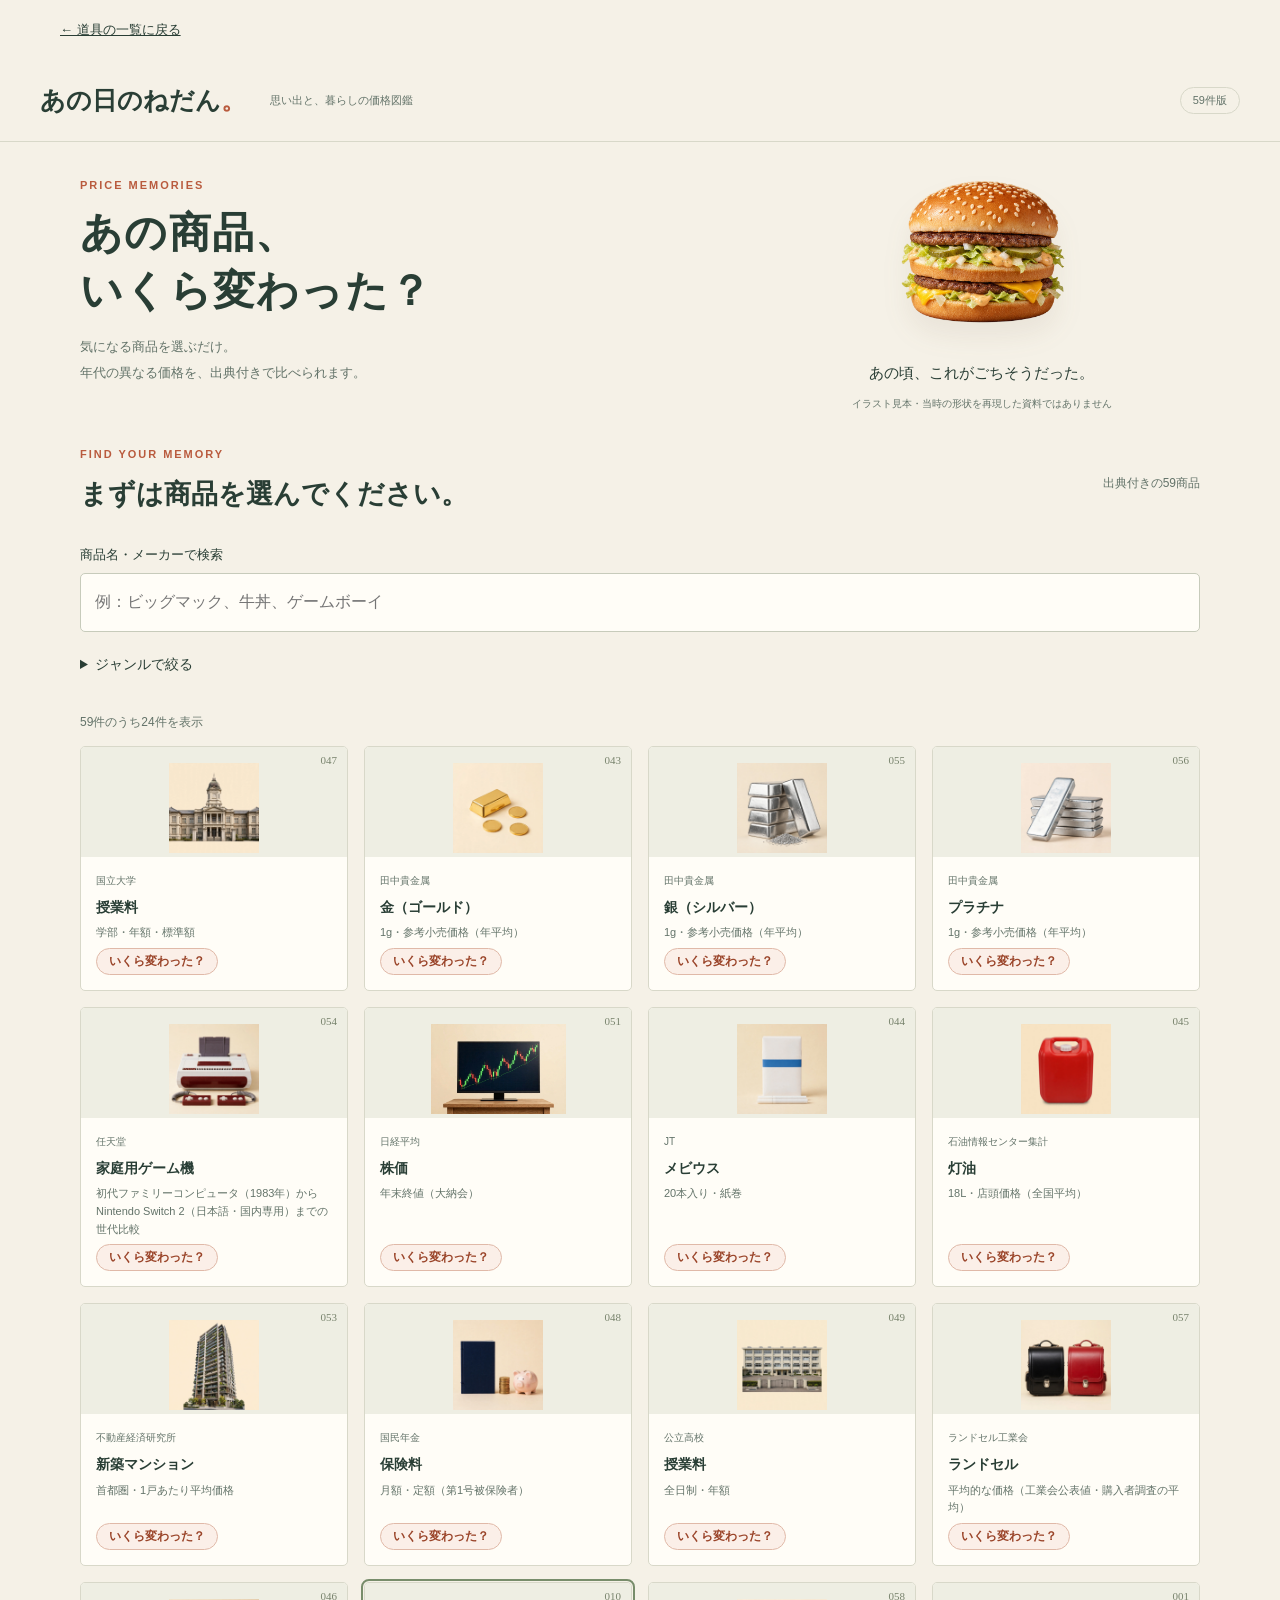
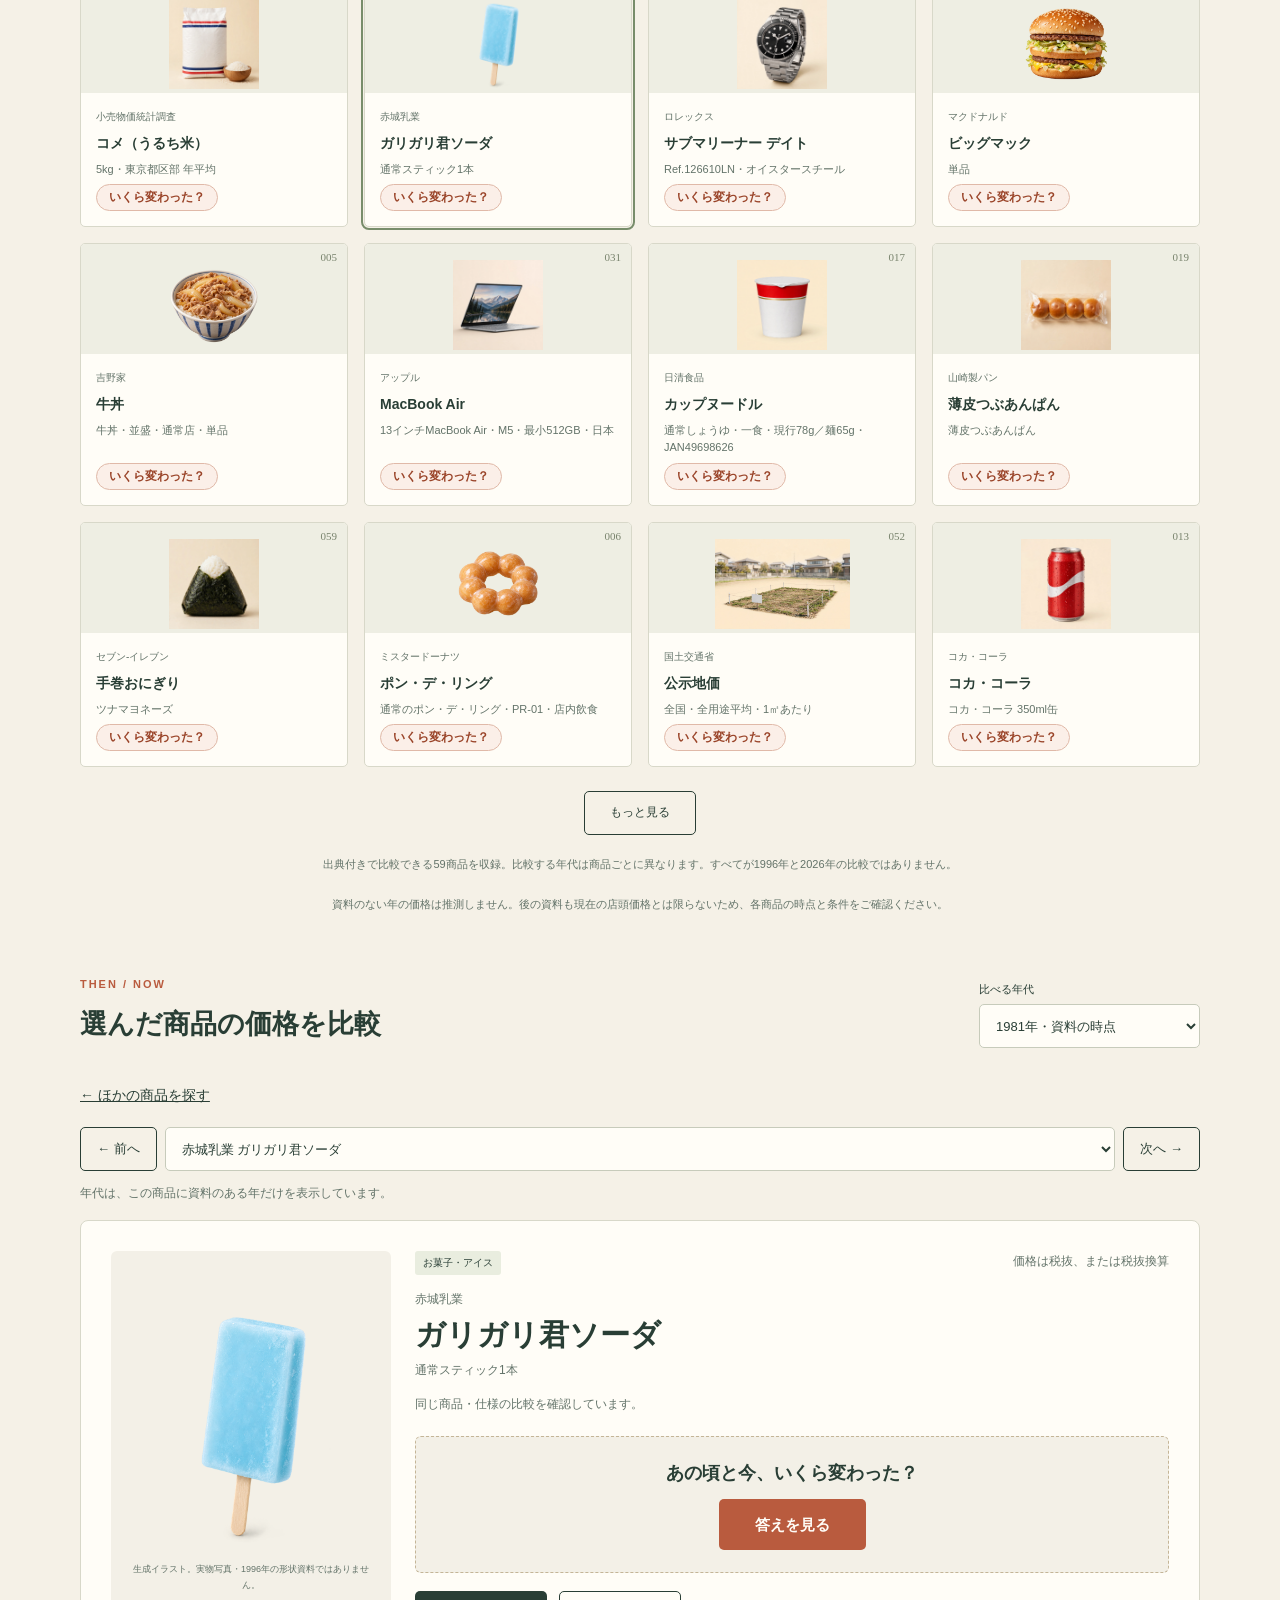
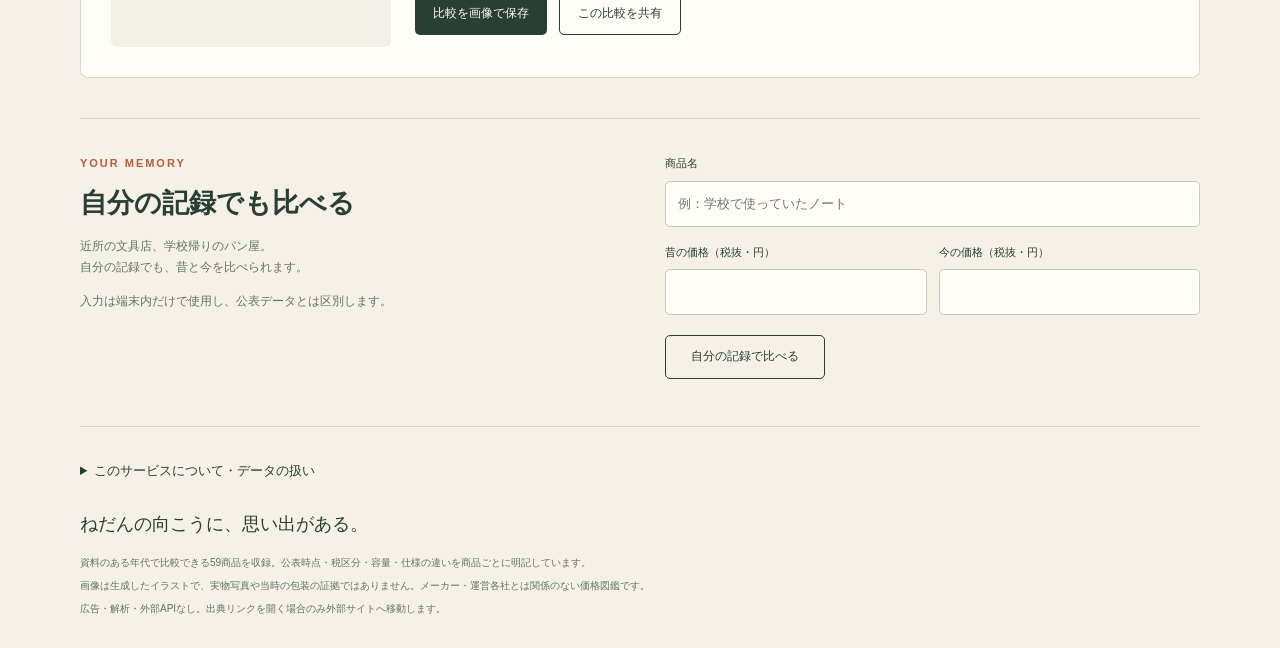
<file: index.html>
<!doctype html>
<html lang="ja"><head><meta charset="utf-8">
<meta name="viewport" content="width=device-width,initial-scale=1">
<title>あの日のねだん。価格タイムマシン｜道具のアトリエ</title>
<meta name="description" content="百の商品でたどる価格の変化。年代の異なる価格を、出典付きで比べられます。">
<meta http-equiv="refresh" content="0; url=tools/price-time-machine/">
<link rel="canonical" href="tools/price-time-machine/">
<script>location.replace("tools/price-time-machine/");</script>
</head><body>
<p><a href="tools/price-time-machine/">あの日のねだん。価格タイムマシン</a>へ移動します。</p>
</body></html>
</file>
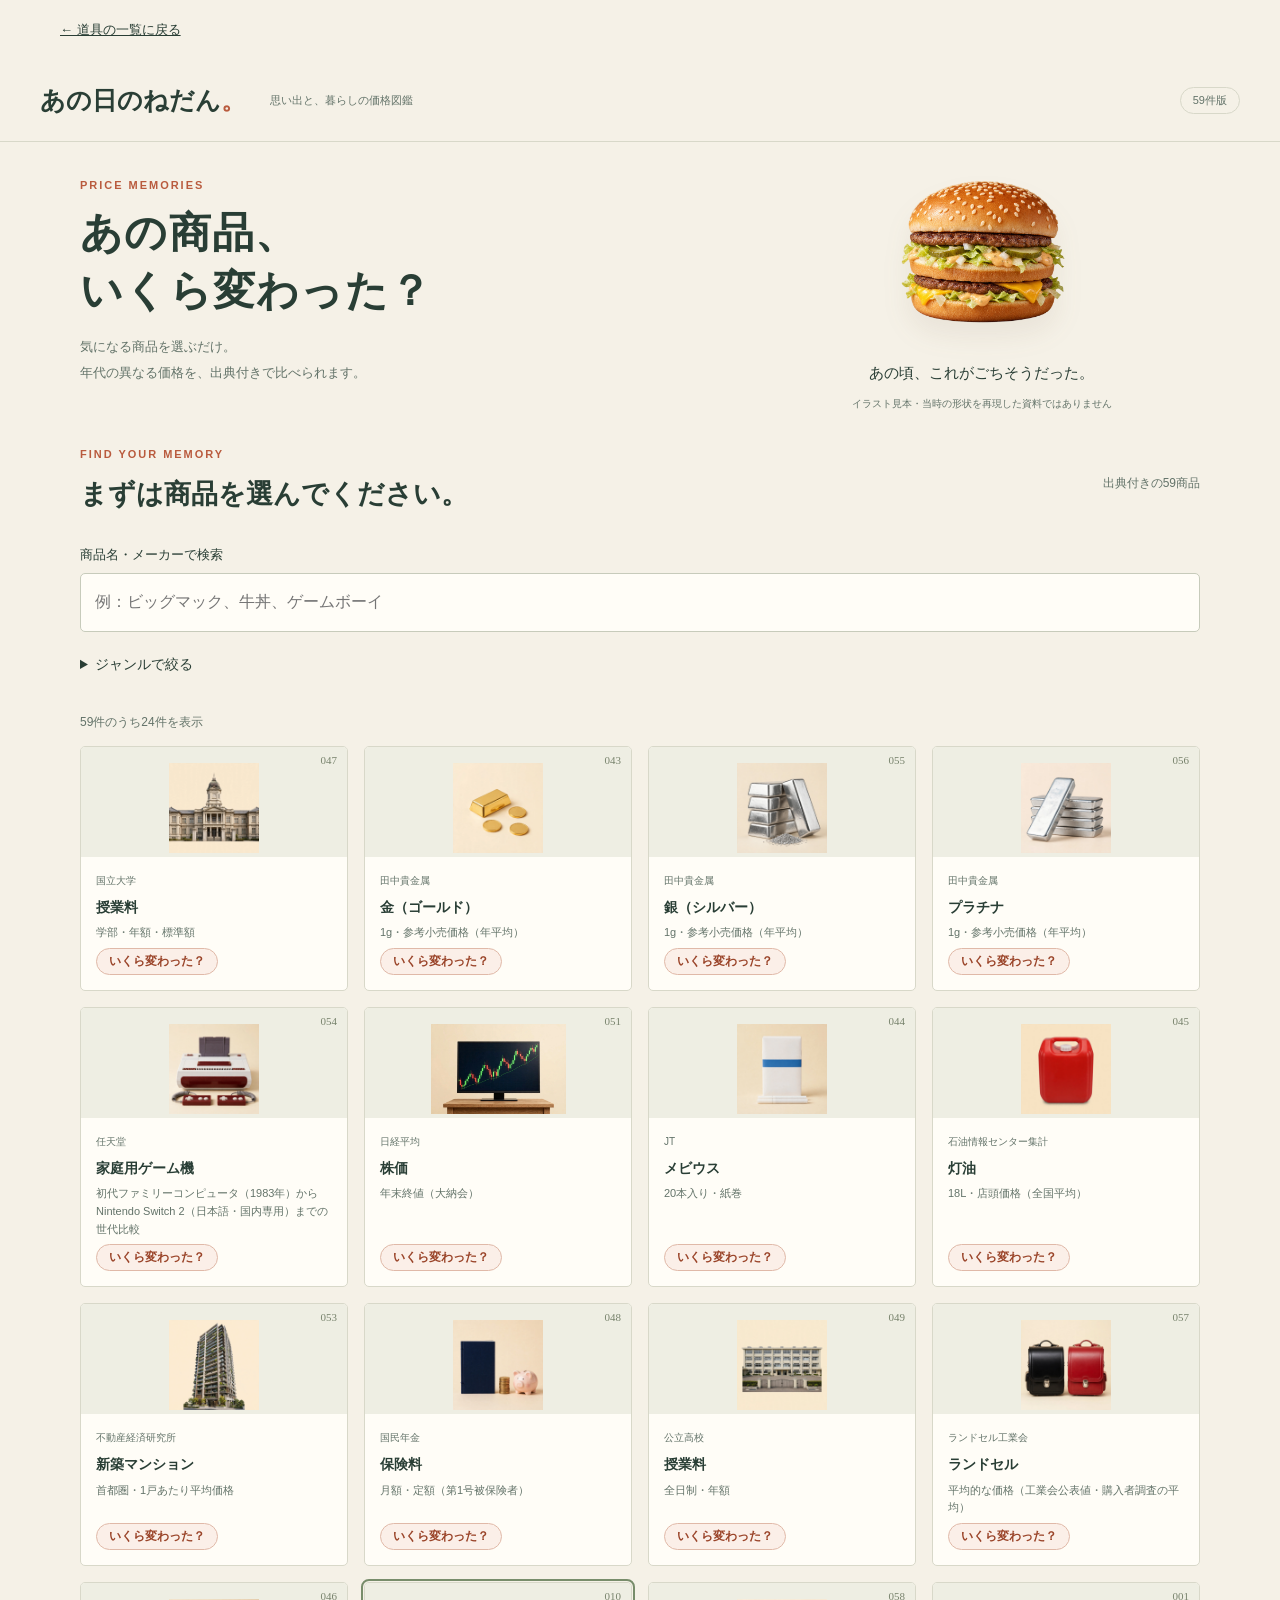
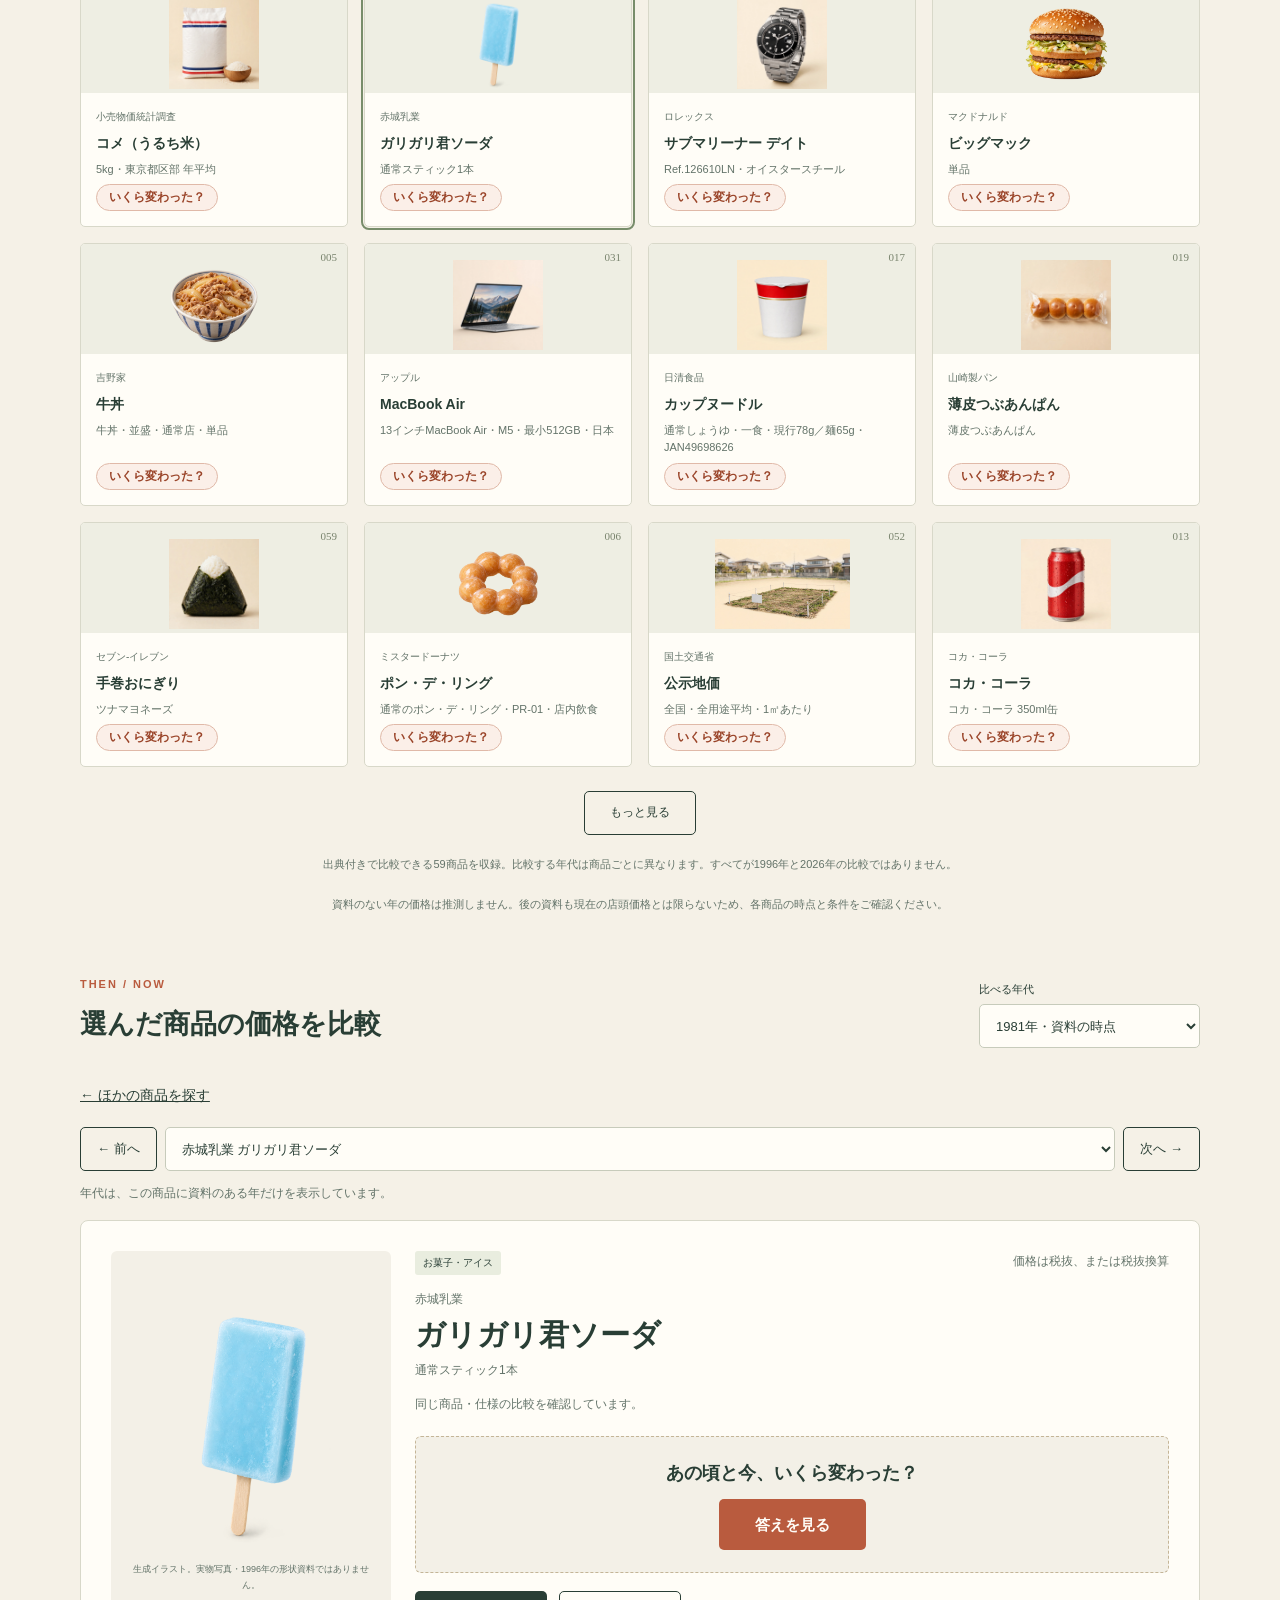
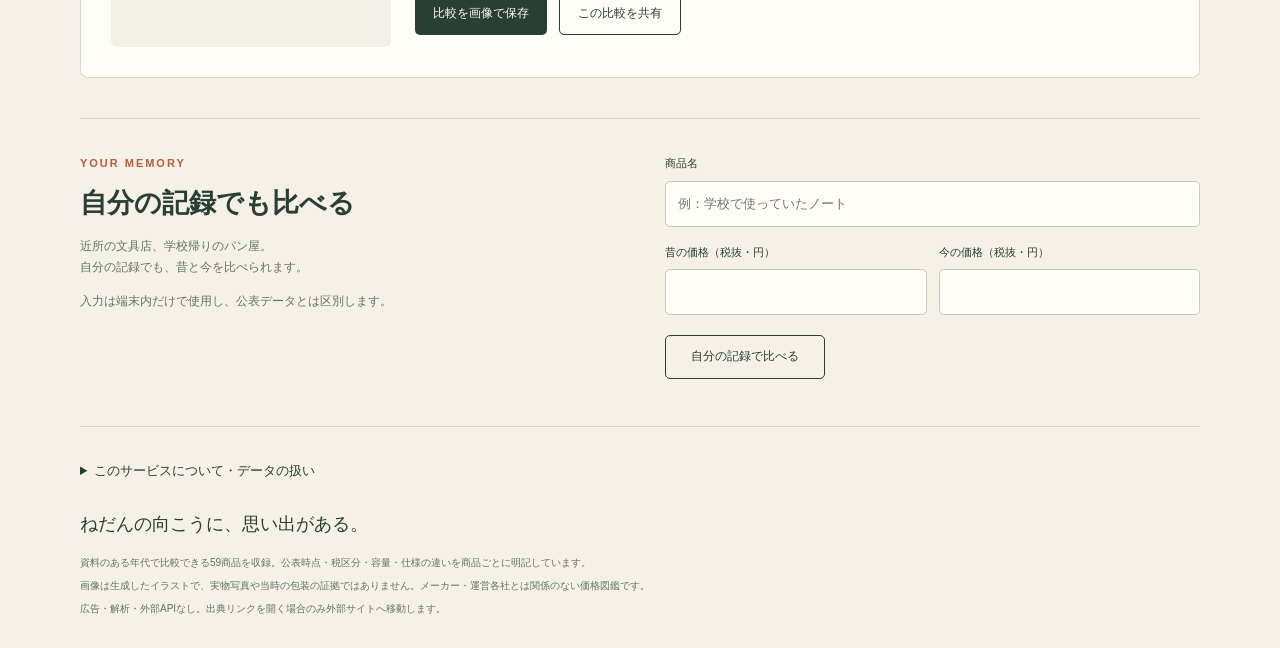
<file: tools/price-time-machine/index.html>
<!doctype html>
<html lang="ja"><head><meta charset="utf-8"><meta name="viewport" content="width=device-width,initial-scale=1"><meta name="theme-color" content="#293e35"><link rel="manifest" href="manifest.webmanifest"><link rel="icon" href="icons/icon-192.png"><link rel="apple-touch-icon" href="icons/icon-192.png"><meta name="description" content="出典付きの59商品で、あの頃からの価格の変化をたどる図鑑。容量や仕様の違いを確認し、比較カードを保存できます。"><title>あの日のねだん。｜59の商品でたどる価格の変化</title><link rel="stylesheet" href="styles.css"><script defer src="core.js"></script><script defer src="catalog.js"></script><script defer src="app.js"></script></head>
<body><div class="hub-return"><a href="../../index.html">← 道具の一覧に戻る</a></div><a class="skip-link" href="#catalogue">商品を探すへ進む</a><header><a class="brand" href="#">あの日のねだん<span>。</span></a><span class="edition">思い出と、暮らしの価格図鑑</span><span class="preview">59件版</span></header><main>
<section class="hero"><div class="hero-copy"><div class="eyebrow">PRICE MEMORIES</div><h1>あの商品、<br>いくら変わった？</h1><p>気になる商品を選ぶだけ。<br>年代の異なる価格を、出典付きで比べられます。</p><div class="hero-tags"><span>59の商品</span><span>十四ジャンル</span><span>税抜で比較</span></div><p class="hero-note">比べる年代は商品ごとに表示。容量や仕様の違いも、出典と一緒に確かめられます。</p><a class="hero-link" href="#catalogue">商品を探す <span aria-hidden="true">↓</span></a></div><div class="hero-art"><img src="assets/bigmac.png" alt="ビッグマックをイメージした写実的な生成イラスト" width="600" height="600"><div class="art-caption">あの頃、これがごちそうだった。</div><span class="art-disclosure">イラスト見本・当時の形状を再現した資料ではありません</span></div></section>

<section id="catalogue" class="catalogue" aria-label="商品図鑑"><div class="section-heading"><div><div class="eyebrow">FIND YOUR MEMORY</div><h2>まずは商品を選んでください。</h2></div><span id="catalogue-total" class="small"></span></div><div class="search-row"><label class="search-box">商品名・メーカーで検索<input id="search" type="search" maxlength="100" placeholder="例：ビッグマック、牛丼、ゲームボーイ" autocomplete="off"></label></div><details class="genre-filter"><summary id="genre-summary">ジャンルで絞る</summary><nav id="categories" class="categories" aria-label="ジャンルで絞る"></nav></details><div class="result-row"><p id="result-count" role="status" class="small"></p><button id="clear-filters" class="text-button" type="button" hidden>条件をクリア</button></div><div id="catalogue-grid" class="catalogue-grid"></div><p id="empty" hidden>条件に合う商品がありません。「条件をクリア」で全商品に戻れます。</p><button id="more" class="secondary" type="button">もっと見る</button><p id="coverage-summary" class="catalogue-note"></p><p class="catalogue-note">資料のない年の価格は推測しません。後の資料も現在の店頭価格とは限らないため、各商品の時点と条件をご確認ください。</p></section>
<section id="compare" class="comparison-section" aria-label="選んだ商品の比較"><div class="section-heading"><div><div class="eyebrow">THEN / NOW</div><h2 id="comparison-heading" tabindex="-1">選んだ商品の価格を比較</h2></div><label class="year-control" for="year">比べる年代<select id="year"><option value="1996">1996年・三十年前</option><option value="2006">2006年・二十年前</option><option value="2016">2016年・十年前</option><option value="2017">2017年・発売時など</option><option value="2023">2023年・資料の時点</option><option value="2024">2024年・資料の時点</option><option value="2025">2025年・改定前など</option><option value="2026">2026年・年内の改定前</option></select></label></div>
<a class="back-to-products" href="#catalogue">← ほかの商品を探す</a><div class="product-nav" role="group" aria-label="比較する商品を切り替える"><button id="prev-product" class="nav-button" type="button" aria-label="一覧の前の商品">← 前へ</button><select id="product-select" aria-label="比較する商品を一覧の順で選ぶ"></select><button id="next-product" class="nav-button" type="button" aria-label="一覧の次の商品">次へ →</button></div><p id="selection-help" class="small"></p><article id="comparison" class="comparison"><div class="selected-visual"><img id="selected-image" alt="" hidden><div id="no-art" class="no-art">写真・イラストは未収録です。</div><span id="art-note" class="small"></span></div><div class="selected-content"><div class="card-top"><span id="selected-category" class="pill"></span><span class="small">価格は税抜、または税抜換算</span></div><p id="brand" class="brand-name"></p><h3 id="name"></h3><p id="spec" class="small"></p><p id="research-status" class="small"></p><p id="comparison-kind" class="small"></p><div id="reveal-panel" class="reveal-panel" hidden><p class="reveal-prompt">あの頃と今、いくら変わった？</p><button id="reveal" class="reveal-button" type="button" aria-controls="answer" aria-expanded="false">答えを見る</button></div><div id="answer" class="answer" tabindex="-1" hidden><div class="price-pair"><div><div id="then-label" class="price-label"></div><div class="price"><span id="before">—</span><small id="before-currency">円</small></div><p id="before-detail" class="small"></p></div><div class="arrow" aria-hidden="true">→</div><div><div class="price-label">比較する価格</div><div class="price current"><span id="after">—</span><small id="after-currency">円</small></div><p id="after-detail" class="small"></p></div></div><p id="delta" class="delta" role="status"></p><p class="rounding-note">税抜換算の価格は円単位に四捨五入。変化率は丸める前の価格で計算しています。</p><p id="quantity-comparison" class="notice" hidden></p><details class="comparison-conditions"><summary>価格の条件と注意点</summary><p id="conditions" class="notice"></p></details></div><div class="actions"><button id="save" type="button" disabled>比較を画像で保存</button><button id="share" class="share-button" type="button" hidden>この比較を共有</button><span id="save-status" class="small" role="status"></span></div><div id="share-fallback" hidden><label for="share-url">この比較のリンク</label><input id="share-url" readonly><p class="small">リンクを選択してコピーできます。</p></div><p id="share-status" class="small" role="status"></p></div><details id="evidence" class="evidence" hidden><summary>出典と比較条件を確認する</summary><p id="basis" class="small"></p><div id="sources" class="sources"></div><p class="small">確認日は各出典に記録しています。公表資料の時点と今日の実売価格は異なる場合があります。</p></details></article></section>
<section class="own"><div><div class="eyebrow">YOUR MEMORY</div><h2>自分の記録でも比べる</h2><p>近所の文具店、学校帰りのパン屋。<br>自分の記録でも、昔と今を比べられます。</p><p class="small">入力は端末内だけで使用し、公表データとは区別します。</p></div><form id="custom-form"><label for="custom-name">商品名</label><input id="custom-name" required maxlength="60" placeholder="例：学校で使っていたノート"><div class="custom-prices"><label>昔の価格（税抜・円）<input id="custom-before" required type="number" min="1" max="100000000" step="1"></label><label>今の価格（税抜・円）<input id="custom-after" required type="number" min="1" max="100000000" step="1"></label></div><button class="secondary" type="submit">自分の記録で比べる</button><p id="custom-result" role="status"></p></form></section>
<footer><details class="about"><summary>このサービスについて・データの扱い</summary><p class="small">無料で閲覧できる価格図鑑です。会員登録はありません。入力内容はサーバーへ送信せず、画面を閉じると消えます。ブラウザが保存機能に対応している場合、読み込んだ画面を端末に保存し、次回の表示を助けます。端末のサイトデータから削除できます。価格は各出典の確認日時点の情報で、今日の店頭価格を保証しません。メーカー各社の公式サービスではありません。労働時間の換算は厚生労働省の最低賃金（全国加重平均）による目安です。</p></details><p>ねだんの向こうに、思い出がある。</p><span>資料のある年代で比較できる59商品を収録。公表時点・税区分・容量・仕様の違いを商品ごとに明記しています。</span><span>画像は生成したイラストで、実物写真や当時の包装の証拠ではありません。メーカー・運営各社とは関係のない価格図鑑です。</span><span>広告・解析・外部APIなし。出典リンクを開く場合のみ外部サイトへ移動します。</span></footer></main></body></html>
</file>
<file: tools/price-time-machine/styles.css>
:root{--paper:#f5f1e7;--ink:#293e35;--muted:#637369;--accent:#b95b3e;--line:#d8d8c9;--white:#fffdf7}*{box-sizing:border-box}body{margin:0;background:var(--paper);color:var(--ink);font-family:-apple-system,BlinkMacSystemFont,"Hiragino Kaku Gothic ProN",sans-serif;line-height:1.8}header{max-width:1280px;margin:auto;padding:26px 40px;display:flex;align-items:center;gap:24px;border-bottom:1px solid var(--line)}a{color:inherit}.brand{font-family:"Hiragino Mincho ProN",serif;font-size:25px;font-weight:700;text-decoration:none}.brand span{color:var(--accent)}.edition,.preview{font-size:11px;color:var(--muted)}.preview{margin-left:auto;border:1px solid var(--line);border-radius:20px;padding:3px 12px}main{max-width:1200px;padding:0 40px;margin:auto}.hero{display:grid;grid-template-columns:1.15fr 1fr;align-items:center;gap:28px;padding:58px 0 48px}.eyebrow{font-size:11px;letter-spacing:.18em;color:var(--accent);font-weight:700}h1{font:700 clamp(36px,4.4vw,60px)/1.5 "Hiragino Mincho ProN","Yu Mincho",serif;margin:15px 0 20px;letter-spacing:.03em}.hero p{font-size:13px;color:var(--muted);line-height:2}.hero-art{position:relative;text-align:center;align-self:center}.hero-art img{width:100%;height:auto;max-height:360px;object-fit:contain;filter:drop-shadow(0 16px 12px #75573b14)}.art-caption{font:17px "Hiragino Mincho ProN",serif;margin-top:12px}.art-disclosure{font-size:9px;color:var(--muted);display:block;margin-top:12px}.hero-tags{display:flex;gap:10px;flex-wrap:wrap;margin-top:22px}.hero-tags span{font-size:11px;border:1px solid #d1d5c4;padding:5px 13px;border-radius:3px}.hero .hero-note{font-size:10px;max-width:420px}.section-heading{display:flex;align-items:center;justify-content:space-between;gap:20px;margin-bottom:20px}h2{font:700 27px/1.5 "Hiragino Mincho ProN","Yu Mincho",serif;margin:9px 0}.year-control{min-width:210px;font-size:11px}input,select{font:inherit;font-size:13px;color:var(--ink);border:1px solid #c7cbbb;border-radius:5px;background:var(--white);padding:10px 12px;min-height:44px;width:100%}select{margin-top:5px}button{font:inherit;cursor:pointer;border:0;border-radius:5px;min-height:44px}button:disabled{opacity:.45;cursor:not-allowed}button:focus-visible,input:focus-visible,select:focus-visible,a:focus-visible,summary:focus-visible{outline:3px solid var(--accent);outline-offset:3px}.comparison{display:grid;grid-template-columns:280px 1fr;background:var(--white);border:1px solid var(--line);border-radius:8px;padding:30px;gap:24px}.selected-visual{display:flex;flex-direction:column;align-items:center;justify-content:center;background:#f3f0e7;border-radius:6px;padding:20px;text-align:center;min-width:0}.selected-visual img{width:100%;max-height:240px;object-fit:contain}.selected-visual .small{font-size:9px;margin-top:16px}.no-art{font-size:12px;color:var(--muted);padding:30px 0}.card-top{display:flex;justify-content:space-between;gap:10px;flex-wrap:wrap}.pill{font-size:10px;padding:3px 8px;background:#e9eddf;border-radius:3px}.small{font-size:11px;color:var(--muted);line-height:1.8}.brand-name{font-size:12px;color:var(--muted);margin:14px 0 2px}h3{font:700 30px/1.5 "Hiragino Mincho ProN",serif;margin:0}.selected-content>#spec{margin:3px 0}.price-pair{display:grid;grid-template-columns:1fr 30px 1fr;align-items:center;margin-top:20px;text-align:center}.price-label{font-size:11px}.price{font:700 55px/1.5 Georgia,serif;letter-spacing:-.04em}.price small{font:14px sans-serif;margin-left:5px}.price.current{color:var(--accent)}.price-pair .small{font-size:10px;margin:0;min-height:36px}.arrow{color:#a3ab98;font-size:24px}.delta{font-size:13px;border-top:1px solid var(--line);padding-top:15px;margin-top:16px}.notice{font-size:10px;color:var(--muted);border-left:2px solid #c4b597;padding-left:10px}.actions{display:flex;align-items:center;gap:12px;flex-wrap:wrap;margin-top:18px}.actions button{background:var(--ink);color:var(--white);font-size:12px;padding:10px 18px}.evidence{grid-column:1/-1;border-top:1px solid var(--line);padding-top:16px;font-size:12px}.evidence summary{cursor:pointer;min-height:30px}.sources{display:grid;gap:6px;overflow-wrap:anywhere;font-size:11px}.sources a{color:#41664a}.catalogue{padding-top:55px}.search-row{display:flex;gap:30px;align-items:end;margin-top:25px}.search-box{font-size:11px;flex:1}.search-box input{margin-top:7px}.filter-check{font-size:11px;display:flex;gap:8px;align-items:center;min-height:44px}.filter-check input{width:17px;min-height:17px}.categories{display:flex;flex-wrap:wrap;gap:7px;margin-top:20px}.category-button{padding:7px 13px;font-size:11px;background:transparent;border:1px solid #cdd2c1;min-height:36px;color:var(--ink);border-radius:22px}.category-button[aria-pressed=true]{background:var(--ink);border-color:var(--ink);color:var(--white)}.catalogue-grid{display:grid;grid-template-columns:repeat(4,minmax(0,1fr));gap:16px}.product-card{display:flex;flex-direction:column;min-width:0;background:var(--white);border:1px solid var(--line);border-radius:5px}.product-card.selected{outline:2px solid #788d6b;outline-offset:1px}.product-card:hover{border-color:#849478}.product{display:flex;flex-direction:column;flex:1 0 auto;width:100%;text-align:left;background:transparent;border:0;border-radius:4px;padding:0;overflow:hidden;position:relative;color:var(--ink)}.product-card.open .product{border-radius:4px 4px 0 0}.product-visual{width:100%;height:156px;display:grid;place-items:center;background:#eeeee3;padding:16px}.product-visual img{max-width:100%;width:100%;height:124px;object-fit:contain}.product-visual .pending-art{font:15px "Hiragino Mincho ProN",serif;color:#7e8874;border-top:1px solid #b8beaa;border-bottom:1px solid #b8beaa;padding:10px 0}.product-copy{padding:15px;display:flex;flex-direction:column;gap:4px;width:100%;flex:1}.product-brand{font-size:10px;color:var(--muted)}.product-name{font-size:14px;font-weight:650;line-height:1.6}.product-spec{font-size:10px;color:var(--muted);line-height:1.6}.product-status{font-size:10px;padding-top:9px;color:var(--accent);margin-top:auto}.product-number{position:absolute;right:10px;top:7px;color:#78836d;font:11px Georgia,serif}.secondary{background:transparent;border:1px solid var(--ink);color:var(--ink);padding:10px 25px;font-size:12px;margin-top:20px}#more{display:block;margin:24px auto 0}.catalogue-note{font-size:10px;color:var(--muted);text-align:center;margin:20px 0}.own{display:grid;grid-template-columns:1fr 1fr;gap:50px;border-top:1px solid var(--line);margin-top:40px;padding:35px 0}.own p{font-size:12px;color:var(--muted)}.own form>label{display:block;font-size:11px;margin-bottom:7px}.custom-prices{display:grid;grid-template-columns:1fr 1fr;gap:12px;margin-top:16px}.custom-prices label{font-size:11px}.custom-prices input{margin-top:7px}#custom-result{font-size:12px;color:var(--ink)}footer{border-top:1px solid var(--line);padding:20px 0 30px}footer p{font:18px serif}footer span{display:block;font-size:10px;color:var(--muted);margin-top:5px}[hidden]{display:none!important}@media(max-width:950px){.catalogue-grid{grid-template-columns:repeat(3,minmax(0,1fr))}.comparison{grid-template-columns:210px 1fr;padding:22px}.price{font-size:46px}}@media(max-width:650px){header{padding:18px 20px;gap:8px}.brand{font-size:21px}.edition{display:none}.preview{font-size:9px}main{padding:0 20px}.hero{grid-template-columns:1fr;padding:35px 0 25px;gap:15px}.hero-art img{max-height:230px}.hero-art{max-width:340px;margin:auto}.hero h1{font-size:37px}.hero p{font-size:12px}.hero .hero-note{font-size:10px}.section-heading{align-items:start;gap:12px}h2{font-size:21px}.year-control{min-width:140px;max-width:160px}select{font-size:11px;padding:8px}.comparison{grid-template-columns:1fr;padding:18px;gap:18px}.selected-visual{min-height:110px;max-height:210px}.selected-visual img{max-height:150px}.selected-visual .small{margin-top:8px}.price{font-size:47px}.price-pair{grid-template-columns:1fr 20px 1fr}.search-row{flex-direction:column;gap:8px;align-items:stretch}.catalogue{padding-top:35px}.catalogue-grid{grid-template-columns:repeat(2,minmax(0,1fr));gap:12px}.product-visual{height:125px;padding:10px}.product-visual img{height:100px}.product-copy{padding:12px}.product-name{font-size:12px}.product-spec{font-size:9px}.categories{gap:6px}.category-button{font-size:10px;padding:5px 10px}.own{grid-template-columns:1fr;gap:18px}.own h2{font-size:22px}.price-pair .small{font-size:9px}}@media(prefers-reduced-motion:no-preference){button{transition:border-color .15s,background .15s}}

.selected-content,.price-pair>div{min-width:0}.price.long-price{font-size:38px}@media(max-width:650px){.price.long-price{font-size:29px}}

.price{white-space:nowrap}@media(max-width:650px){.price.long-price{font-size:26px}}

/* The selected hundred-item edition keeps illustrations optional. */
html{scroll-padding-top:20px}.hero-link{display:inline-flex;align-items:center;gap:20px;border-bottom:1px solid var(--ink);padding:10px 0;margin-top:12px;color:var(--ink);text-decoration:none;font-size:13px;font-weight:600}.hero-link:hover{color:var(--accent)}.comparison.without-art{grid-template-columns:minmax(0,1fr)}.comparison.without-art .selected-visual{display:none}.comparison-conditions{font-size:12px;border-top:1px solid var(--line);margin-top:16px}.comparison-conditions summary{cursor:pointer;padding:12px 0;min-height:44px}.comparison-conditions .notice{margin-top:0;line-height:1.9}#comparison-heading:focus{outline:none}#selection-help{margin:0 0 15px}.product:not(.has-art) .product-visual{height:48px;padding:12px 15px;justify-items:start;background:#e9ecdf}.category-caption{font-size:10px;color:var(--muted)}.product:not(.has-art) .product-copy{padding-top:12px}button:focus-visible,a:focus-visible,input:focus-visible,select:focus-visible,summary:focus-visible{outline:3px solid #b95b3e;outline-offset:3px}.filter-check{cursor:pointer}.filter-check input{flex-shrink:0}@media(max-width:650px){.hero h1{font-size:clamp(28px,7.4vw,37px)}.comparison.without-art{padding-top:22px}.comparison-conditions{font-size:11px}#selection-help{font-size:10px}.product:not(.has-art) .product-visual{height:42px;padding:10px 12px}.hero-link{min-height:44px}}

/* Public edition: search first, fewer decisions before seeing products. */
.skip-link{position:absolute;left:16px;top:-80px;z-index:10;background:var(--white);padding:12px}.skip-link:focus{top:12px}.hero{padding:28px 0 18px;grid-template-columns:1.5fr 1fr}.hero h1{font-size:clamp(32px,3.6vw,48px);margin:8px 0 12px}.hero-art img{max-height:220px}.hero-tags{margin-top:12px}.hero .hero-note{font-size:12px}.hero-link{margin-top:0}.catalogue{padding-top:24px}.genre-filter{margin:12px 0}.genre-filter>summary{cursor:pointer;min-height:44px;padding:8px 0;font-size:14px}.genre-filter .categories{margin:8px 0 16px}.category-button{min-height:44px;font-size:12px}.search-row{margin-top:12px;gap:18px;flex-wrap:wrap}.search-box{flex-basis:100%;font-size:13px}.search-box input{font-size:16px;padding:14px;min-height:52px}.filter-check{font-size:12px}.result-row{display:flex;align-items:center;justify-content:space-between;gap:12px}.text-button{padding:8px;background:transparent;color:var(--ink);text-decoration:underline;font-size:12px}.product-price{font-size:17px;font-weight:700;line-height:1.5;margin-top:8px}.product-status{padding-top:0;font-size:11px;color:var(--muted)}.product-spec{font-size:11px}.product-copy{gap:6px}.product-visual{height:110px}.product-visual img{height:90px}.small{font-size:12px}.comparison-section{padding-top:40px}.back-to-products{display:inline-flex;align-items:center;min-height:44px;font-size:14px;margin-bottom:10px}.rounding-note{font-size:12px;color:var(--muted)}.actions .share-button{background:transparent;color:var(--ink);border:1px solid var(--ink)}#share-fallback{margin-top:16px}#share-fallback label{font-size:12px}#share-url{font-size:14px}.about summary{cursor:pointer;padding:12px 0;min-height:44px;font-size:13px}.about .small{max-width:760px}.price-pair .small{font-size:11px}.hero .art-disclosure{font-size:10px}.catalogue-note{font-size:11px}.comparison-conditions .notice{font-size:12px}.product:not(.has-art) .product-visual{height:38px}.category-caption{font-size:11px}.sources{font-size:12px}header{padding-top:18px;padding-bottom:18px}@media(max-width:650px){.hero{display:block;padding:22px 0 12px}.hero h1{font-size:31px;line-height:1.4}.hero-art{display:none}.hero p{font-size:13px;margin:8px 0}.hero .hero-note{font-size:12px}.hero-tags{display:none}.hero-link{font-size:14px}.catalogue{padding-top:16px}.catalogue .section-heading{margin-bottom:4px;flex-wrap:wrap;gap:2px}.catalogue h2{font-size:20px}.product-visual{height:95px}.product-visual img{height:75px}.product-copy{padding:12px}.product-price{font-size:15px;overflow-wrap:anywhere}.product-spec{font-size:11px}.product-name{font-size:14px}.product-status{font-size:10px}.comparison-section>.section-heading{flex-direction:column}.year-control{max-width:none;width:100%;font-size:12px}.year-control select{font-size:14px}.comparison{padding:16px}.price{font-size:42px}.selected-visual{display:none}.comparison-section h2{font-size:23px}#selection-help{font-size:12px}.hero br{display:none}.own{gap:16px}.custom-prices input{font-size:16px}}

.genre-filter .filter-check{display:inline-flex;margin:0 24px 8px 0}.hero br{display:initial}@media(max-width:650px){.hero{padding:18px 0 8px}.hero h1{font-size:29px}.hero h1 br{display:initial}.hero .hero-note,.hero-link{display:none}.hero p{margin:8px 0}.catalogue .eyebrow{display:none}.catalogue .section-heading{margin-bottom:8px}.catalogue h2{font-size:19px}.genre-filter .filter-check{display:flex;margin:0}.genre-filter summary{font-size:13px}.search-row{margin-top:8px}}

@media(min-width:651px){.hero{padding:20px 0 8px}.hero h1{font-size:42px;line-height:1.4}.hero-tags,.hero .hero-note,.hero-link{display:none}.hero-art img{max-height:180px}.hero-art .art-caption{font-size:15px}}

/* Answer reveal: closed cards and the detail view keep the price hidden until opened or「答えを見る」. */
.product-badge{align-self:flex-start;margin-top:auto;font-size:12px;font-weight:700;color:#9a4429;border:1px solid #e0b9a8;background:#fbefe8;border-radius:20px;padding:3px 12px;line-height:1.6}.reveal-panel{margin-top:20px;padding:22px 16px;text-align:center;background:#f3f0e7;border:1px dashed #c4b597;border-radius:6px}.reveal-prompt{font:700 18px/1.6 "Hiragino Mincho ProN","Yu Mincho",serif;margin:0 0 12px}.reveal-button{background:var(--accent);color:var(--white);font-size:15px;font-weight:700;padding:12px 36px;min-height:48px}.reveal-button:hover{background:#a24c31}.answer:focus{outline:none}@media(prefers-reduced-motion:no-preference){.answer:not([hidden]){animation:answer-in .35s ease-out}}@keyframes answer-in{from{opacity:0;transform:translateY(6px)}to{opacity:1;transform:none}}@media(max-width:650px){.product-badge{font-size:11px;padding:2px 10px}.reveal-prompt{font-size:16px}.reveal-button{width:100%}}

/* Product navigator: switch items without leaving the comparison. */
.product-nav{display:grid;grid-template-columns:auto minmax(0,1fr) auto;gap:8px;align-items:center;margin:0 0 12px}.product-nav select{margin-top:0;min-width:0;text-overflow:ellipsis}.nav-button{background:transparent;border:1px solid var(--ink);color:var(--ink);padding:8px 16px;font-size:13px;white-space:nowrap}.nav-button:hover:not(:disabled){background:#e9eddf}@media(max-width:650px){.product-nav{gap:6px}.product-nav select{font-size:16px;padding:8px}.nav-button{padding:8px 10px;font-size:13px}}

/* In-card answer: a card opens its own answer in place;「くわしく見る」goes to the comparison. */
.product-answer{padding:12px 15px 6px;border-top:1px dashed #c4b597;font-size:12px;line-height:1.7;overflow-wrap:anywhere}.product-answer p{margin:0 0 4px}.product-answer-price{font-size:14px;font-weight:700}.product-answer-delta{color:#9a4429;font-weight:700}.product-answer-unit,.product-answer-note{color:var(--muted)}.product-more{margin-left:-8px;font-size:12px;text-align:left}@media(prefers-reduced-motion:no-preference){.product-answer:not([hidden]){animation:answer-in .25s ease-out}}@media(max-width:650px){.product-answer{padding:10px 12px 4px;font-size:11px}.product-answer-price{font-size:13px}.product-more{font-size:11px}}

.wage-line{font-size:12px;color:var(--muted);margin:8px 0 0;overflow-wrap:anywhere}@media(max-width:650px){}

/* sw update trigger: 2026-10-30 skipWaiting */

.hub-return{max-width:1200px;margin:auto;padding:8px 20px;font:13px/1.8 sans-serif}.hub-return a{display:inline-flex;align-items:center;min-height:44px;color:#293e35}
</file>
